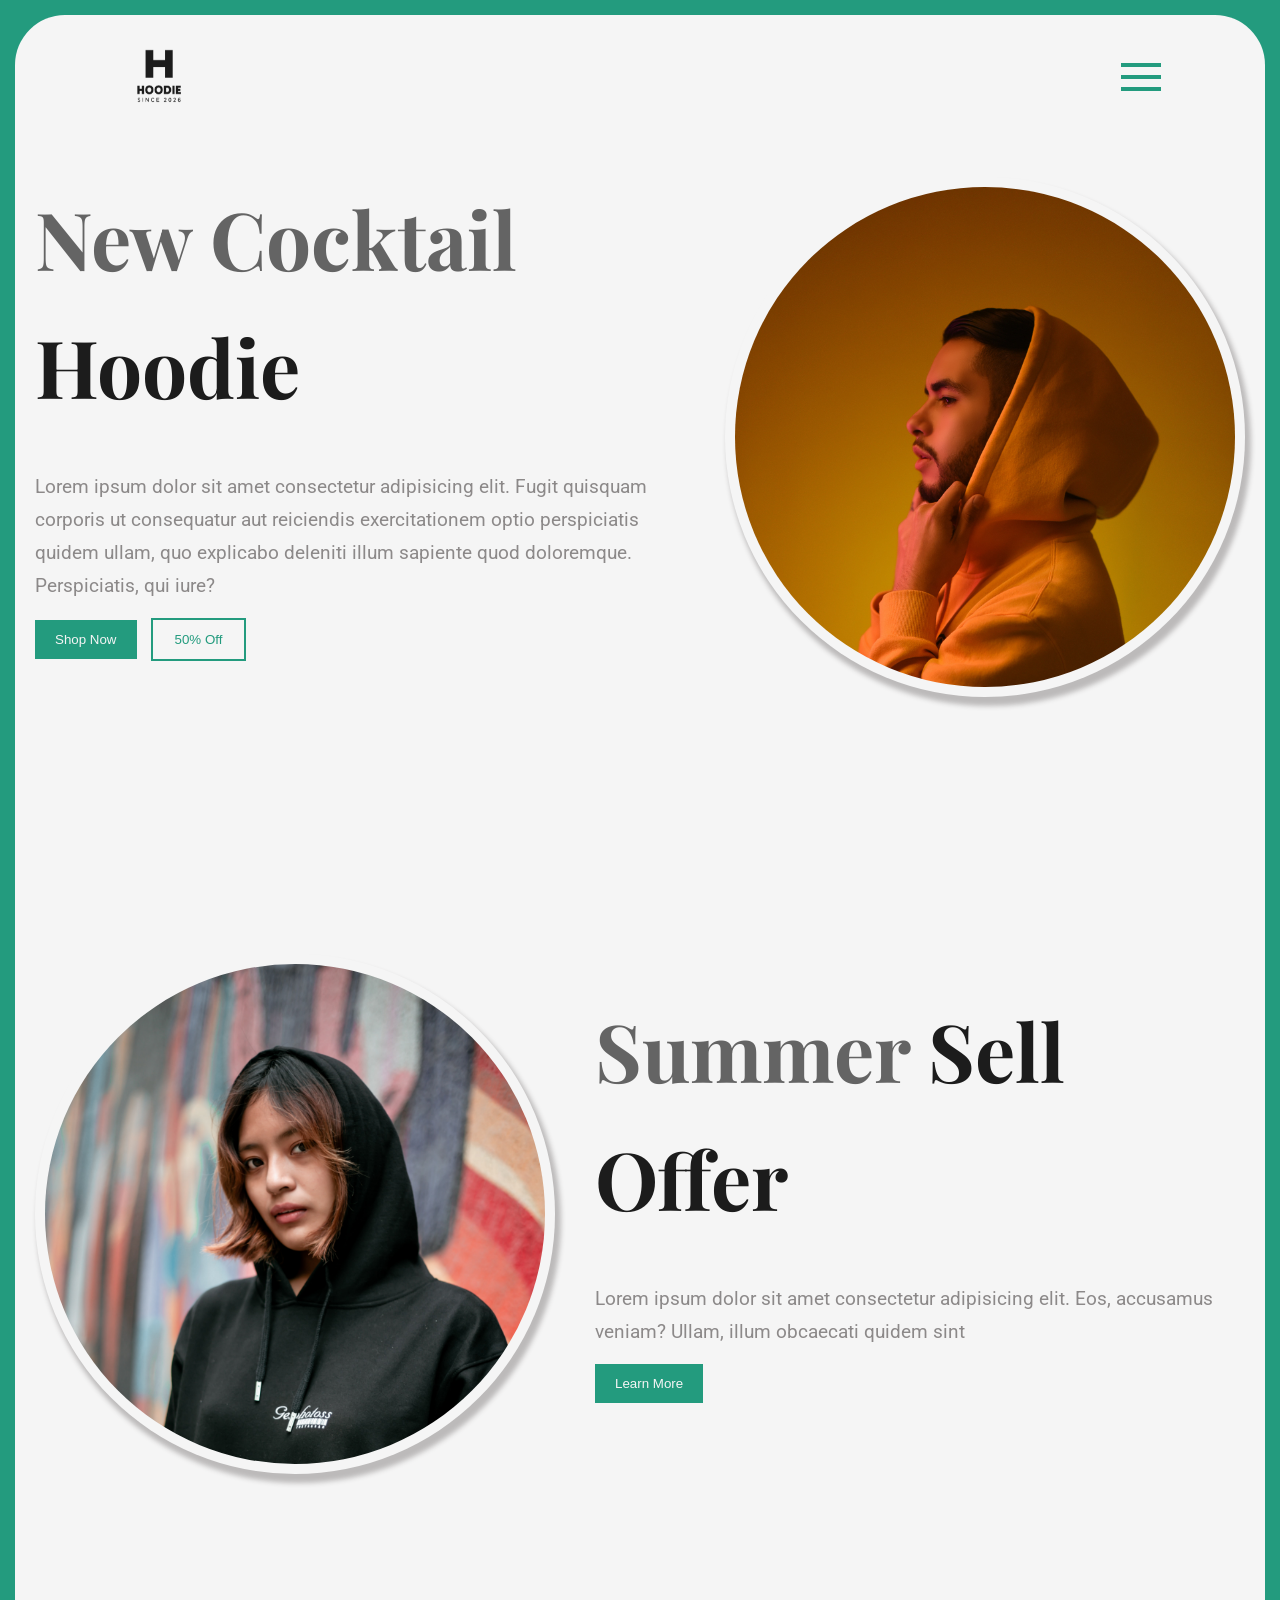
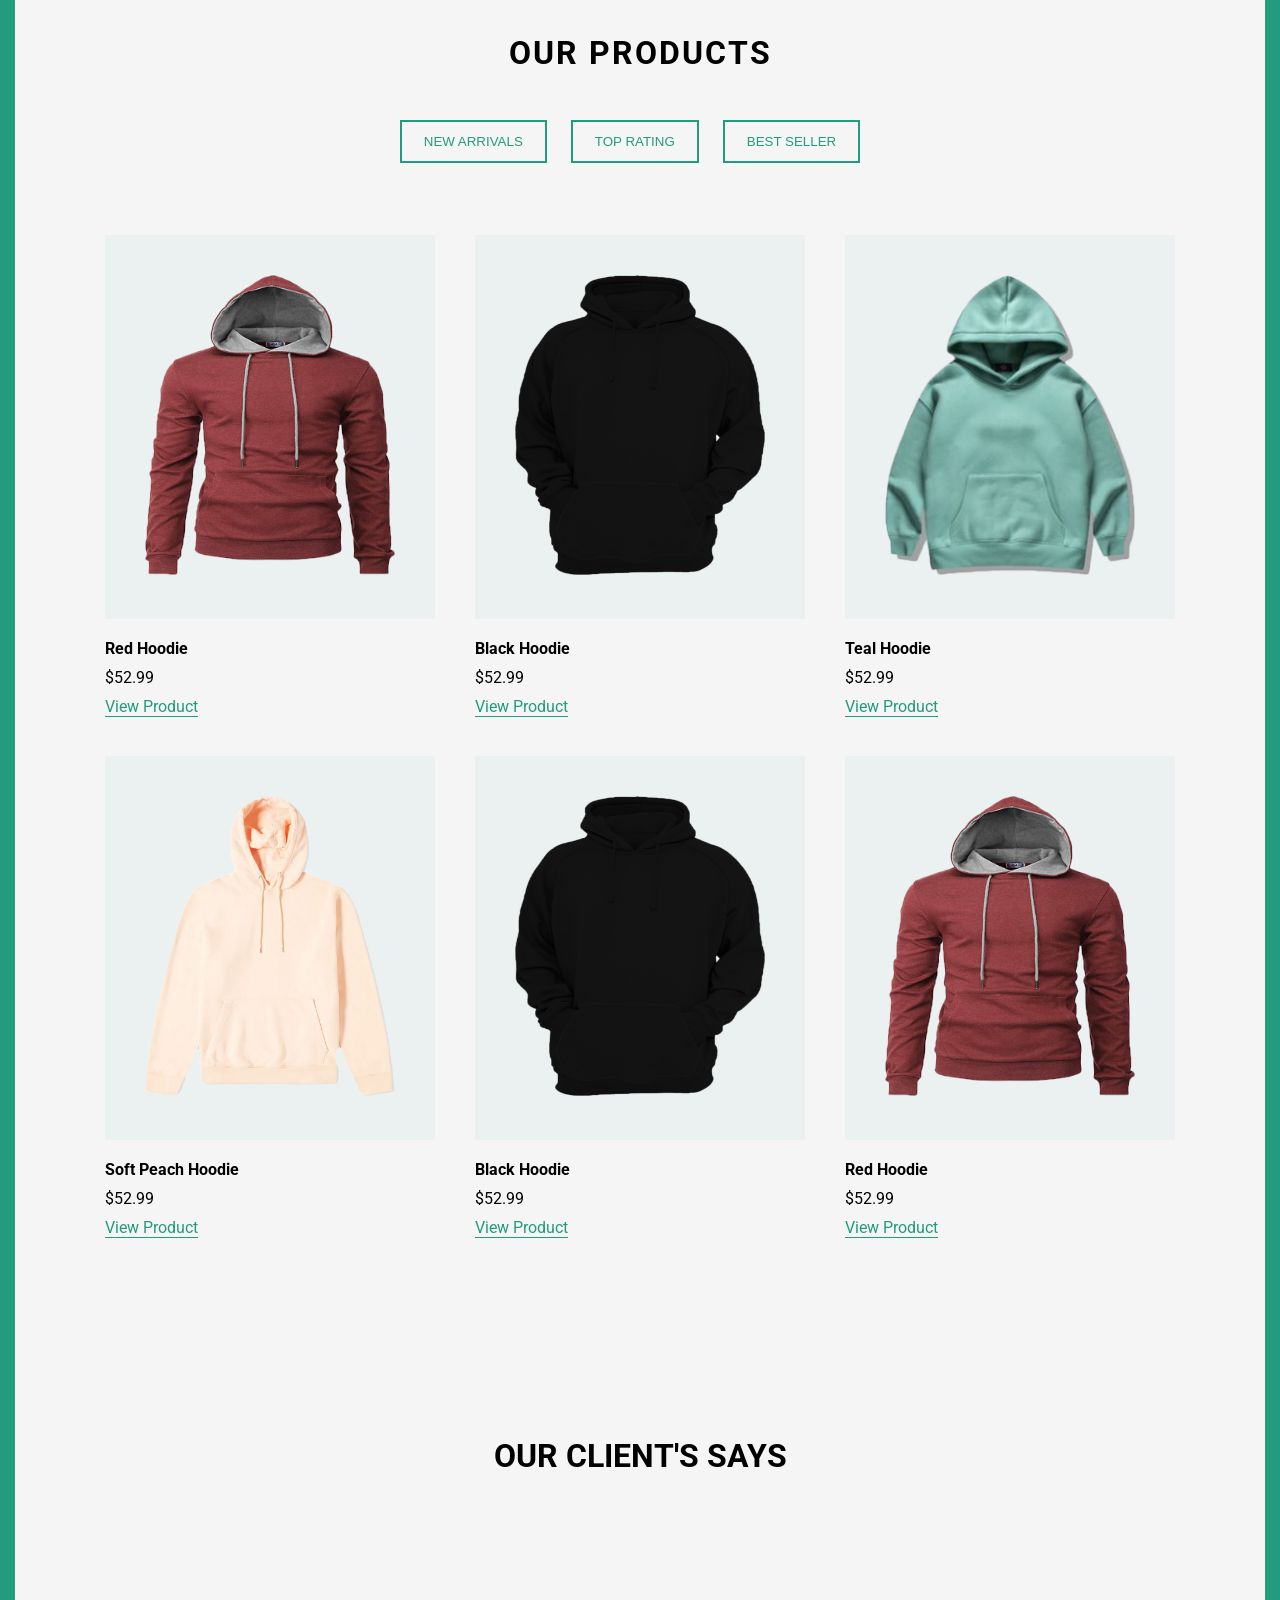
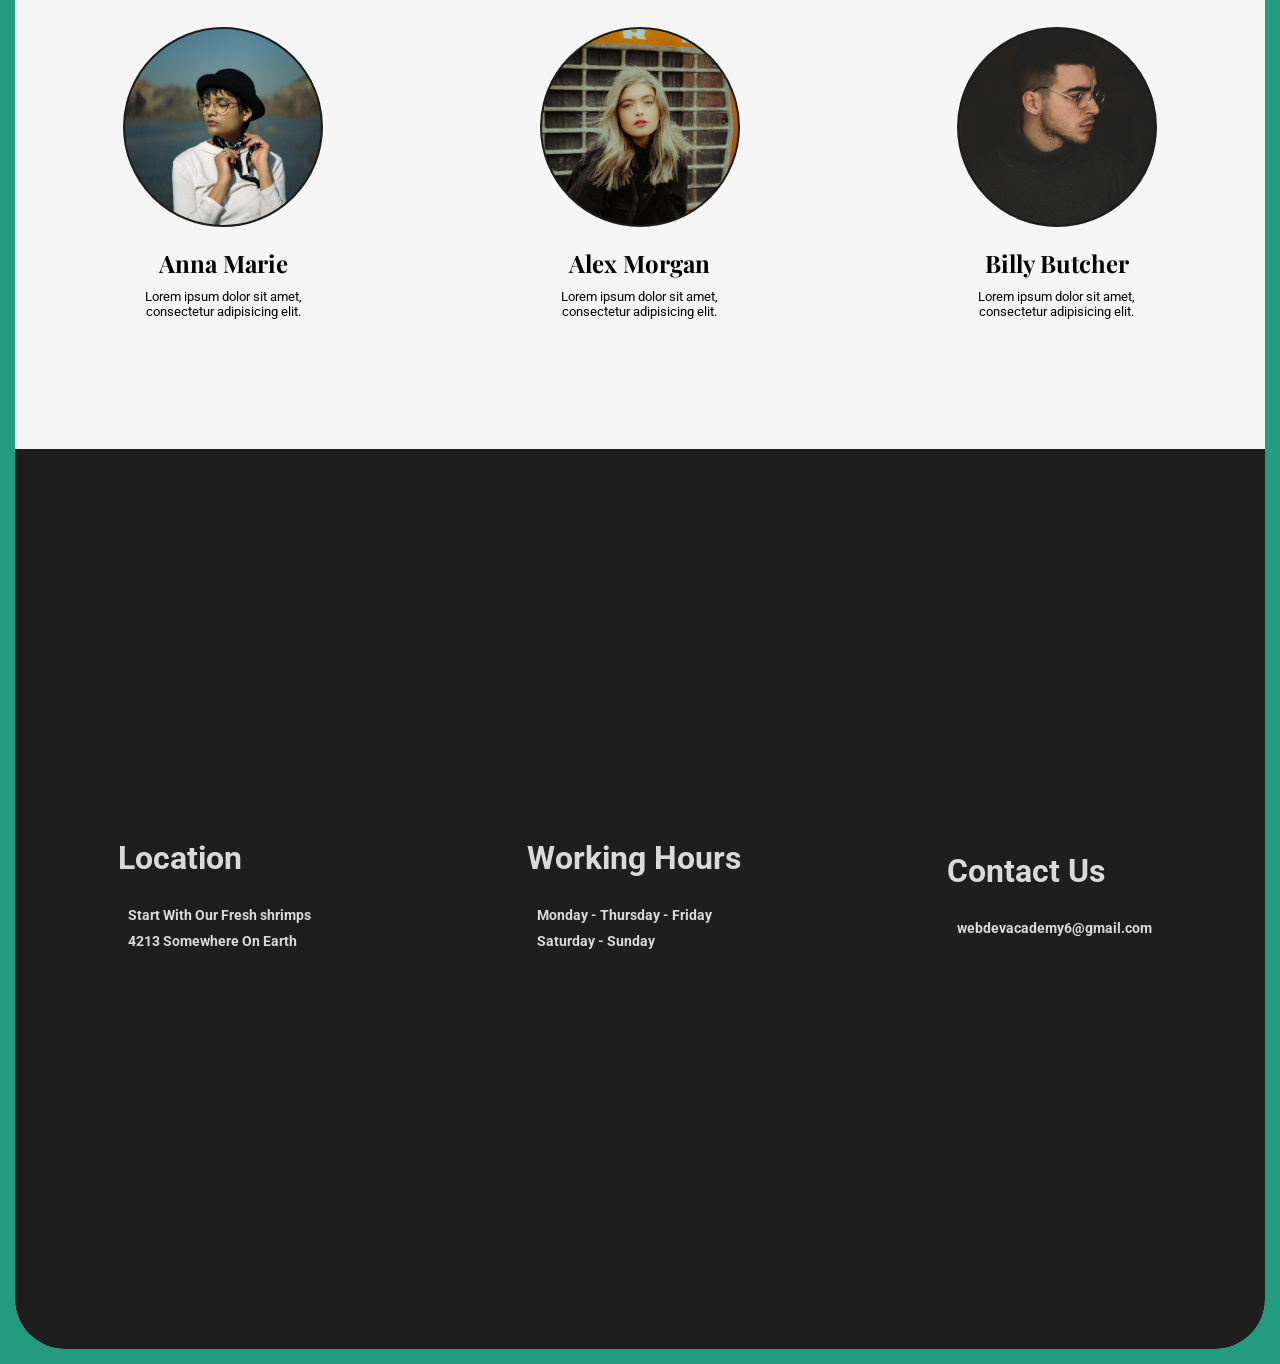
<file: Hoodie/index.html>
<!doctype html>
<html lang="en">
  <head>
    <meta charset="UTF-8" />
    <meta name="viewport" content="width=device-width, initial-scale=1.0" />
    <link rel="stylesheet" href="./style.css" />
    <title>Hoodie</title>
  </head>
  <body>
    <div class="content-wrapper">
      <!-- Navbar -->
      <nav>
        <div class="logo">
          <img
            src="./images/b29352bf-257e-49e9-9d47-2176acf5014b_removalai_preview.png"
            class="img-logo"
          />
        </div>

        <div class="burger">
          <span></span>
          <span></span>
          <span></span>
        </div>
      </nav>
      <!-- Navbar-End -->

      <!-- Header -->
      <header>
        <div class="header-content">
          <h1 class="main-headings">
            New Cocktail <br />
            <span>Hoodie</span>
          </h1>

          <p class="primary-headings">
            Lorem ipsum dolor sit amet consectetur adipisicing elit. Fugit
            quisquam corporis ut consequatur aut reiciendis exercitationem optio
            perspiciatis quidem ullam, quo explicabo deleniti illum sapiente
            quod doloremque. Perspiciatis, qui iure?
          </p>

          <div class="btns-container">
            <button class="btn-fill">Shop Now</button>
            <button class="btn-outline active">50% Off</button>
          </div>
        </div>
        <div class="img-container">
          <div class="header-img"></div>
        </div>
      </header>

      <!-- Header-End -->
      <!-- Section-One -->
      <section class="section-one">
        <div class="img-container">
          <div class="section-one-img header-img"></div>
        </div>

        <div class="section-content">
          <h1 class="main-headings">
            Summer <span>Sell<br />Offer</span>
          </h1>
          <p class="primary-headings">
            Lorem ipsum dolor sit amet consectetur adipisicing elit. Eos,
            accusamus veniam? Ullam, illum obcaecati quidem sint
          </p>
          <button class="btn-fill">Learn More</button>
        </div>
      </section>
      <!-- Section-One-End -->

      <!-- Product Section -->

      <section class="products">
        <h1 class="products-heading">OUR PRODUCTS</h1>

        <section class="products-categories">
          <button class="btn-outline active">NEW ARRIVALS</button>
          <button class="btn-outline active">TOP RATING</button>
          <button class="btn-outline active">BEST SELLER</button>
        </section>

        <div class="products-item-containers">
          <div class="item">
            <div class="item-layer">
              <img src="./images/Product/1.png" />
            </div>
            <h4 class="item-name">Red Hoodie</h4>
            <p class="item-price">$52.99</p>
            <a href="" class="view-product">View Product</a>
          </div>

          <div class="item">
            <div class="item-layer">
              <img src="./images/Product/2.png" />
            </div>
            <h4 class="item-name">Black Hoodie</h4>
            <p class="item-price">$52.99</p>
            <a href="" class="view-product">View Product</a>
          </div>

          <div class="item">
            <div class="item-layer">
              <img src="./images/Product/3.png" />
            </div>
            <h4 class="item-name">Teal Hoodie</h4>
            <p class="item-price">$52.99</p>
            <a href="" class="view-product">View Product</a>
          </div>

          <div class="item">
            <div class="item-layer">
              <img src="./images/Product/4.png" />
            </div>
            <h4 class="item-name">Soft Peach Hoodie</h4>
            <p class="item-price">$52.99</p>
            <a href="" class="view-product">View Product</a>
          </div>

          <div class="item">
            <div class="item-layer">
              <img src="./images/Product/2.png" />
            </div>
            <h4 class="item-name">Black Hoodie</h4>
            <p class="item-price">$52.99</p>
            <a href="" class="view-product">View Product</a>
          </div>

          <div class="item">
            <div class="item-layer">
              <img src="./images/Product/1.png" />
            </div>
            <h4 class="item-name">Red Hoodie</h4>
            <p class="item-price">$52.99</p>
            <a href="" class="view-product">View Product</a>
          </div>
        </div>
      </section>
      <!-- Product Section-End -->

      <!-- Customer Review -->
      <h1 class="customer-headings">OUR CLIENT'S SAYS</h1>
      <section class="customer-reviews">
        <div class="customer">
          <div class="customer-img">
            <div class="img img-one"></div>
          </div>
          <h1 class="customer-name">Anna Marie</h1>
          <p class="customer-description">
            Lorem ipsum dolor sit amet, consectetur adipisicing elit.
          </p>
        </div>

        <div class="customer">
          <div class="customer-img">
            <div class="img img-two"></div>
          </div>
          <h1 class="customer-name">Alex Morgan</h1>
          <p class="customer-description">
            Lorem ipsum dolor sit amet, consectetur adipisicing elit.
          </p>
        </div>

        <div class="customer">
          <div class="customer-img">
            <div class="img img-three"></div>
          </div>
          <h1 class="customer-name">Billy Butcher</h1>
          <p class="customer-description">
            Lorem ipsum dolor sit amet, consectetur adipisicing elit.
          </p>
        </div>
      </section>

      <!-- Customer Review-End -->

      <!-- Footer -->
      <footer>
        <div class="container">
          <h1 class="footer-heading">Location</h1>
          <h2 class="footer-primary-heading">Start With Our Fresh shrimps</h2>
          <h2 class="footer-primary-heading">4213 Somewhere On Earth</h2>
        </div>
        <div class="container">
          <h1 class="footer-heading">Working Hours</h1>
          <h2 class="footer-primary-heading">Monday - Thursday - Friday</h2>
          <h2 class="footer-primary-heading">Saturday - Sunday</h2>
        </div>
        <div class="container">
          <h1 class="footer-heading">Contact Us</h1>
          <h2 class="footer-primary-heading">webdevacademy6@gmail.com</h2>
        </div>
      </footer>
      <!-- Footer-End -->
    </div>
  </body>
</html>
</file>
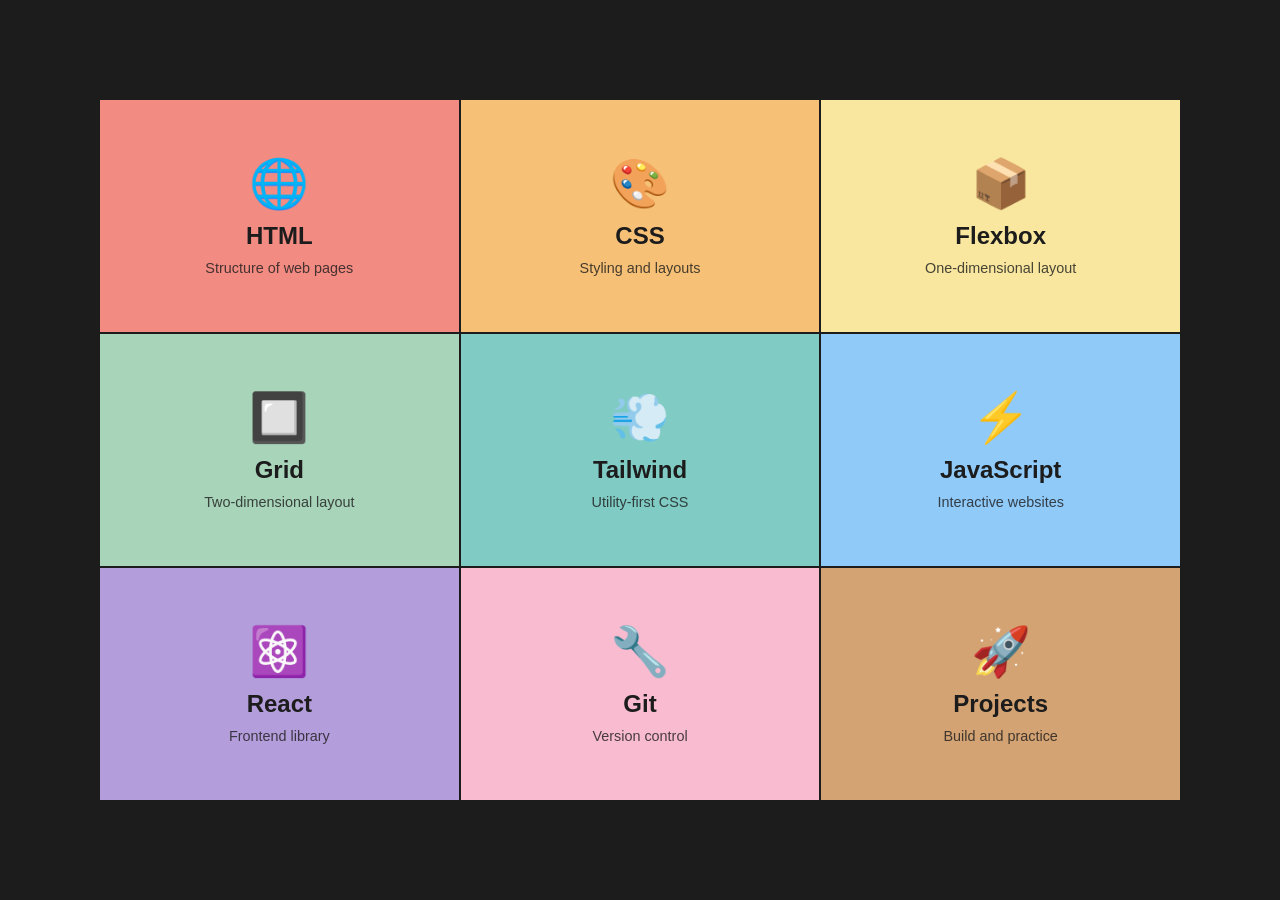
<file: grid/grid.html>
<!doctype html>
<html lang="en">
  <head>
    <meta charset="UTF-8" />
    <meta name="viewport" content="width=device-width, initial-scale=1.0" />
    <link rel="stylesheet" href="./style.css" />
    <title>Grid Layout</title>
  </head>
  <body>
    <div class="grid-container">
      <div class="item-1 item">
        <span>🌐</span>
        <h3>HTML</h3>
        <p>Structure of web pages</p>
      </div>

      <div class="item-2 item">
        <span>🎨</span>
        <h3>CSS</h3>
        <p>Styling and layouts</p>
      </div>

      <div class="item-3 item">
        <span>📦</span>
        <h3>Flexbox</h3>
        <p>One-dimensional layout</p>
      </div>

      <div class="item-4 item">
        <span>🔲</span>
        <h3>Grid</h3>
        <p>Two-dimensional layout</p>
      </div>

      <div class="item-5 item">
        <span>💨</span>
        <h3>Tailwind</h3>
        <p>Utility-first CSS</p>
      </div>

      <div class="item-6 item">
        <span>⚡</span>
        <h3>JavaScript</h3>
        <p>Interactive websites</p>
      </div>

      <div class="item-7 item">
        <span>⚛️</span>
        <h3>React</h3>
        <p>Frontend library</p>
      </div>

      <div class="item-8 item">
        <span>🔧</span>
        <h3>Git</h3>
        <p>Version control</p>
      </div>

      <div class="item-9 item">
        <span>🚀</span>
        <h3>Projects</h3>
        <p>Build and practice</p>
      </div>
    </div>
  </body>
</html>
</file>
<file: Hoodie/style.css>
/* @import url('https://fonts.googleapis.com/css2?family=Playfair+Display:ital,wght@0,400..900;1,400..900&family=Roboto:ital,wght@0,100..900;1,100..900&display=swap'); */
@import url("https://fonts.googleapis.com/css2?family=Playfair+Display:ital,wght@0,400..900;1,400..900&family=Roboto:ital,wght@0,300;1,300&display=swap");

/* Resets */

* {
  margin: 0;
  padding: 0;
  box-sizing: border-box;
}

:root {
  --main-color: #239b7e;
  --main-font: "Playfair Display", serif;
  --primary-font: "Roboto", sans-serif;
  --border: #1c1c1c;
}

body {
  background: var(--main-color);
}

.content-wrapper {
  margin: 15px;
  background-color: #f5f5f5;
  border-radius: 50px;
}

/* Navbar */
nav {
  display: flex;
  flex-wrap: wrap;
  justify-content: space-between;
  align-items: center;
  padding: 20px;
  
  font-family: var(--primary-font);
  font-weight: bold;
  position: fixed;
  z-index: 1000;
 
  background-color: #f5f5f5;
  border-radius: 50px;

  top: 15px;
  left: 15px;
  right: 15px;
  
  
}

.logo {
  margin-left: 5rem;
  color: #1c1c1c; 
}

.img-logo{
  height:80px;
  width: 90px;

}

.burger {
  display: flex;
  flex-direction: column;
  justify-content: center;
  align-items: center;
  margin-right: 5rem;
  cursor: pointer;
}

.burger span {
  border: 2px solid var(--main-color);
  width: 40px;
  height: 2px;
  margin: 4px;
}
/* Navbar-End */

/* Header */
header {
  
  display: flex;
  flex-wrap: wrap;
  justify-content: space-around;
  align-items: center;
  height: 90vh;
  margin-top: 2rem;
  
}

.main-headings {
  font-size: 5rem;
  font-family: var(--main-font);
  transform: translateY(-40px);
  color: #00000097;
  line-height: 8rem;
}

.main-headings span {
  color: #1c1c1c;
}


.primary-headings {
  max-width: 650px;
  font-family: var(--primary-font);
  line-height: 33px;
  margin-bottom: 1rem;
  font-size: 1.2rem;
  color: #716d6dcb;
}

.btn-fill {
  background-color: var(--main-color);
  color: #f5f5f5;
  border: none;
  padding: 12px 20px;
  margin-right: 10px;

  transition: all 0.5s ease-out;

  cursor: pointer;
}

.btn-fill:hover {
  background-color: #f5f5f5;
  border: 1px solid var(--main-color);
  color: var(--main-color);
}

.btn-outline.active {
  border: 2px solid var(--main-color);
  color: var(--main-color);
  background: transparent;
  padding: 12px 22px;
  cursor: pointer;
  transition: all 0.5s ease-out;
}

.btn-outline.active:hover {
  background-color: var(--main-color);
  color: #f5f5f5;
}

.img-container {
  border-radius: 50%;
  box-shadow: 4px 7px 5px 2px #bcbaba;

  
  padding: 10px;
}
.header-img {
  border-radius: 100%;
  background: url(./images/oswaldo-ibanez-1NPUmTaiMeg-unsplash.jpg);
  background-position: top;
  background-size: cover;
  width: 500px;
  height: 500px;
}
/* Header-End */

/* Section-One */
.section-one {
  
  display: flex;
  flex-wrap: wrap;
  justify-content: space-around;
  align-items: center;
  margin-top: 7rem;
}

.section-one-img {
  background: url(./images/gesphotoss-1i9K55ni5Dk-unsplash.jpg);
  background-position: top;
  background-size: cover;
}
/* Section-One-End */

/* Products */

.products {
  
  margin-top: 10rem;
  display: flex;
  flex-wrap: wrap;
  flex-direction: column;
  justify-content: center;
  align-items: center;
}

.products-heading {
  font-family: var(--primary-font);
  font-size: 2rem;
  margin-bottom: 3rem;
  letter-spacing: 2px;
}

.products-categories button {
  margin-right: 20px;
  margin-bottom: 2rem;
}

.products-item-containers {
  
  display: flex;
  flex-wrap: wrap;
  justify-content: center;
  align-items: center;
  margin: 20px;
  max-width: 80rem;
}

.item {
  
  margin: 20px;
}

.item-layer {
  background: #ebf1f0;
  padding: 40px;
  margin-right: 20px;
  margin: 0 auto;
  margin-bottom: 20px;
}

.item-layer img {
  
  width: 250px;
  height: 300px;
}

.item-name {
  font-family: var(--primary-font);
  margin-bottom: 10px;
}

.item-price {
  font-family: var(--primary-font);
  margin-bottom: 10px;
}

.view-product {
  font-family: var(--primary-font);
  margin-bottom: 20px;
  text-decoration: none;
  color: var(--main-color);
  border-bottom: 1px solid var(--main-color);
}

/* Products-End */

/* Customer-Section */
.customer-reviews{
  margin-top:7rem;
  display: flex;
  flex-wrap: wrap;
  justify-content: space-around;
  align-items:center;
  margin-bottom: 5rem;
}


.customer{
  text-align: center;
   margin: 20px;
  padding: 20px;
  border-radius: 10px;
 

}

.customer-headings{
  font-family: var(--primary-font);
  font-size:2rem;
  text-align: center;
  margin-top:10rem;
  margin-bottom:20px;
}

.customer-name{
  font-family: var(--main-font);
}

.customer-description{
  font-family: var(--primary-font);
  font-size: 13px;
  text-align: center;
  max-width: 200px;
  margin-top: 20px;
  margin: 10px;
}



.customer-img .img{
width: 200px;
height: 200px;
border-radius: 100%;
background-size: cover;
background-position: center;
margin: 0 auto;
margin-bottom: 20px;
border:2px solid var(--border);


}

.img-one{
  background:url(./images/yogendra-singh-uWs_N5Dlyiw-unsplash.jpg)
}

.img-two{
  background:url(./images/joshua-rondeau-xazIYnxpS2Q-unsplash.jpg)

}
.img-three{
  background:url(./images/milan-popovic-kOnmHdLJTNI-unsplash.jpg)
}

/* Customer-Section-End */


/* Footer */
footer{
  background: #1F1E1E;
  height:100vh;
  display: flex;
  align-items: center;
  justify-content: space-around;
    border-bottom-left-radius: 50px;
  border-bottom-right-radius: 50px;
}

.container .footer-heading{
 font-family: var(--primary-font);
 font-size: 2rem;
  color: #f5f5f5e0;
  margin-bottom: 30px;
  text-align: left;
}

.container .footer-primary-heading{
  font-family: var(--primary-font);
  font-size: 14px;
  margin: 10px;
  text-align: left;
  color: #f5f5f5e0;
}
/* Footer-End */


/* scroll bar  */
::-webkit-scrollbar {
  width: 8px;
}

::-webkit-scrollbar-track {
  background: transparent;
}

::-webkit-scrollbar-thumb {
  background: #f5f5f5;
  border-radius: 100px;
}

::-webkit-scrollbar-thumb:hover {
  background: #D4AF37;
}
/* scroll bar  */
</file>
<file: grid/style.css>
* {
  margin: 0;
  padding: 0;
  box-sizing: border-box;
}

.grid-container {

  font-size: 2rem;
  height:100vh;
  background-color: #1c1c1c;
  color:  #1c1c1c;
  font-family: sans-serif;
  padding:100px;

  display: grid;
  justify-content: center;
  align-content: center;
  grid-template-columns: repeat(3, 1fr) ;
  grid-template-rows: repeat(3,1fr);

  gap: 2px;
  
  

  
}

.item {
  display: flex;
  flex-direction: column;
  justify-content: center;
  align-items: center;
  gap: 10px;

  text-align: center;
}

.item span {
  font-size: 3rem;
}

.item h3 {
  font-size: 1.5rem;
  font-weight: 600;
}

.item p {
  font-size: 0.9rem;
  opacity: 0.8;
}

.item-1 {
  background-color:#F28B82;
}

.item-2 {
  background-color:#F6C177;
}

.item-3 {
  background-color:#F9E79F;
}

.item-4 {
  background-color:#A8D5BA;
}

.item-5 {
  background-color:#80CBC4;
}

.item-6 {
  background-color:#90CAF9;
}

.item-7 {
  background-color:#B39DDB;
}

.item-8 {
  background-color:#F8BBD0;
}

.item-9 {
  background-color:#D4A373;
}
</file>
